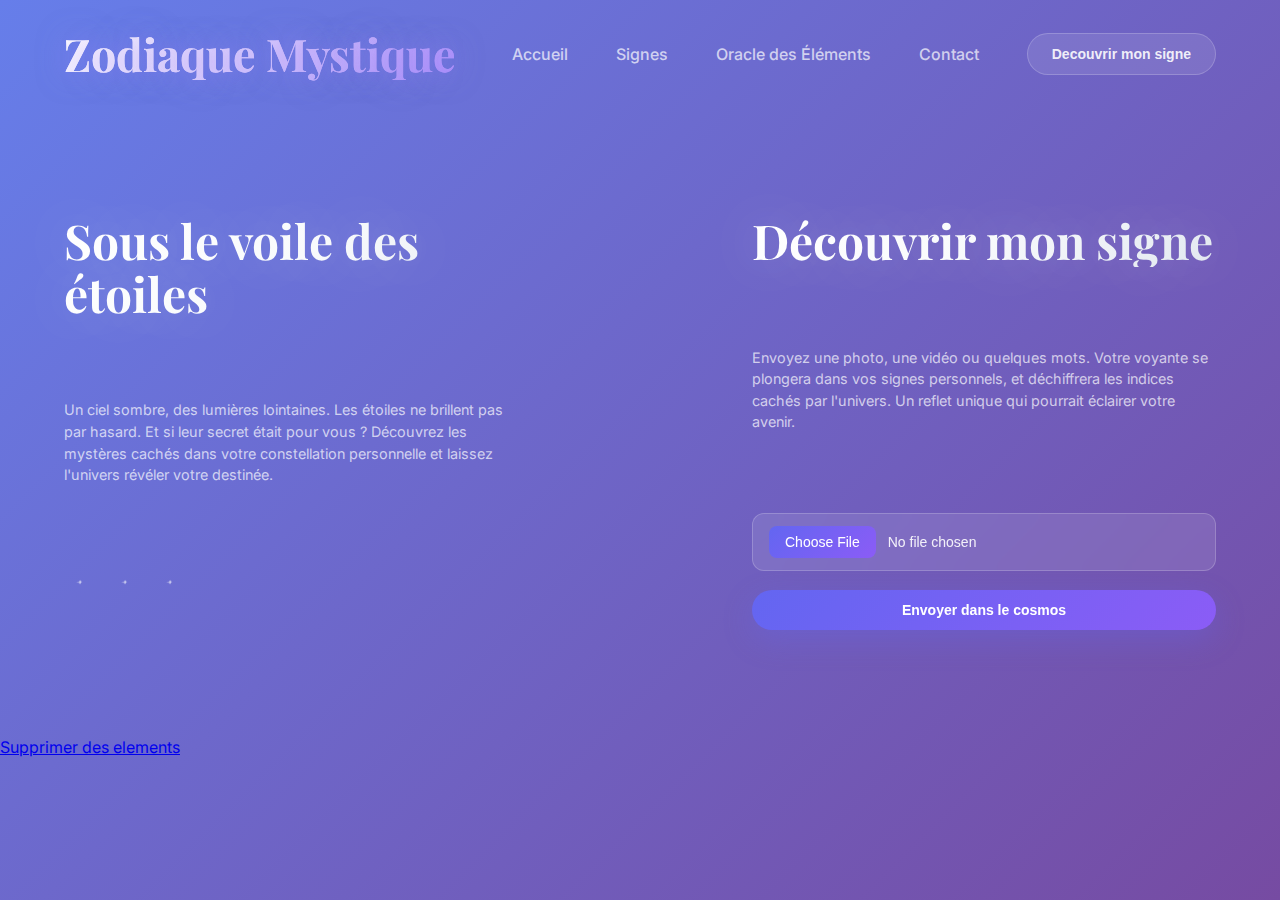
<file: webserv/www/index.html>
<!DOCTYPE html>
<html>
<head>
	<meta charset="UTF-8" />
	<link rel="stylesheet" href="style.css">
	<title>Zodiaque Mystique</title>
</head>
	<body>	
		<header>
			<nav>
				<h1><a href="index.html">Zodiaque Mystique</a></h1>
				<div class="right">
					<p><a href="index.html">Accueil</a></p>
					<p><a href="signes.html">Signes</a></p>
					<p><a href="oracle.html">Oracle des Éléments</a></p>
					<p><a href="contact.html">Contact</a></p>
					<button id="btn-decouvrir">Decouvrir mon signe</button>
				</div>
			</nav>

			<section class="presentation main-content">
				<div class="content-container">
					<div class="Sous-le-voile-des-étoiles left-content">
						<h1>Sous le voile des étoiles</h1>
						<p>
							Un ciel sombre, des lumières lointaines. Les étoiles ne brillent pas par hasard. 
							Et si leur secret était pour vous ? Découvrez les mystères cachés dans votre 
							constellation personnelle et laissez l'univers révéler votre destinée.
						</p>
						<div class="stars-container">
							<img src="star.png" alt="étoile"/>
							<img src="star.png" alt="étoile"/>
							<img src="star.png" alt="étoile"/>
						</div>
					</div>
					
					<div class="Sous-le-voile-des-étoiles right-content">
						<h1>Découvrir mon signe</h1>
						<p>
							Envoyez une photo, une vidéo ou quelques mots. Votre voyante se plongera 
							dans vos signes personnels, et déchiffrera les indices cachés par l'univers. 
							Un reflet unique qui pourrait éclairer votre avenir.
						</p>
						<form action="/upload/" method="POST" enctype="multipart/form-data" class="upload-form">
							<input type="file" name="file" class="file-input">
							<button type="submit" id="btn-decouvrir-home">Envoyer dans le cosmos</button>
						</form>
					</div>
				</div>
				<script src="static/nav.js" defer></script>
			</section>
		</header>
		<p><a href="/upload/">Supprimer des elements</a></p>
	</body>
</html>
</file>
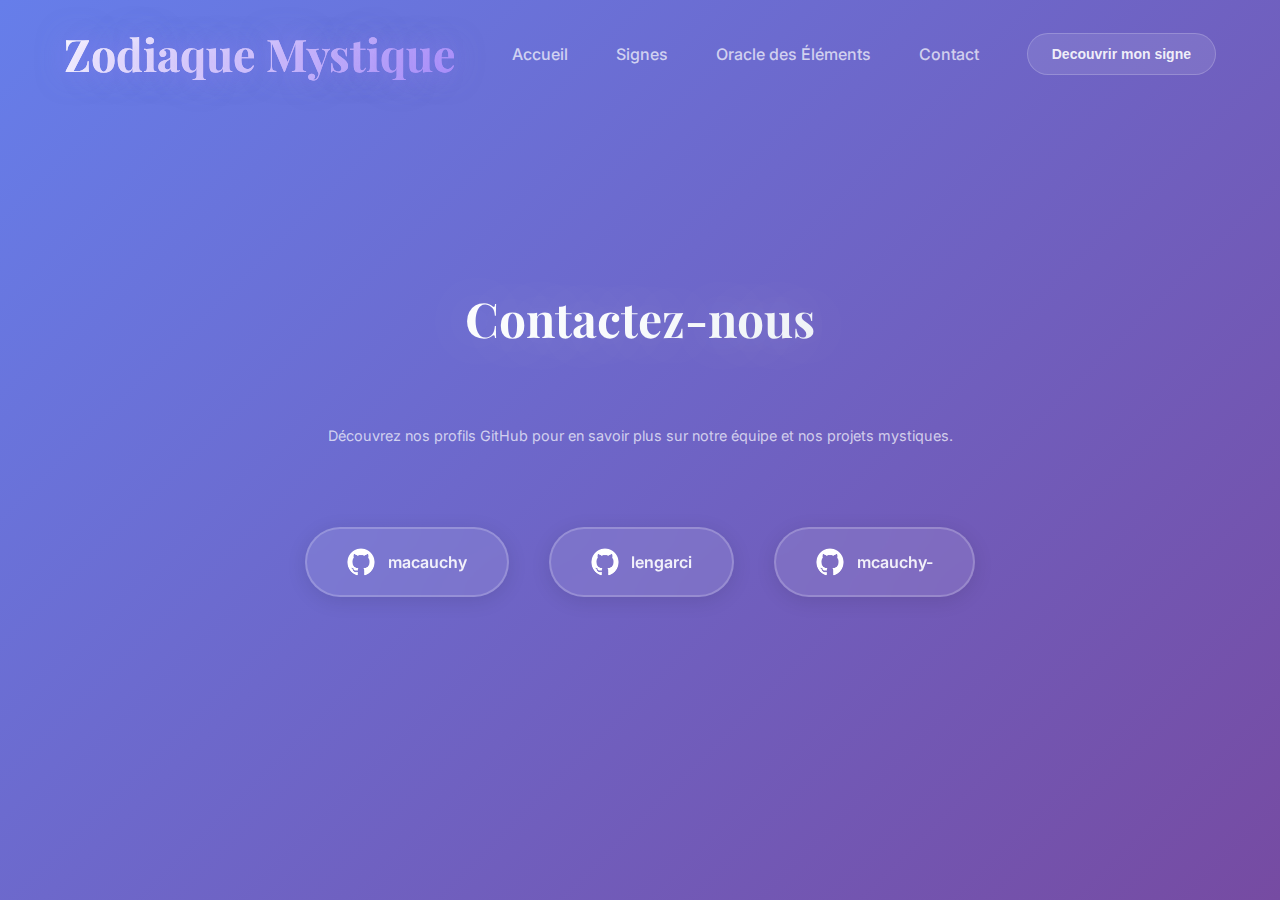
<file: webserv/www/contact.html>
<!DOCTYPE html>
<html>
<head>
    <meta charset="UTF-8" />
    <link rel="stylesheet" href="style.css">
    <title>Contact - Zodiaque Mystique</title>
</head>
<body>
    <header>
        <nav>
            <h1><a href="index.html">Zodiaque Mystique</a></h1>
            <div class="right">
                <p><a href="index.html">Accueil</a></p>
                <p><a href="signes.html">Signes</a></p>
                <p><a href="oracle.html">Oracle des Éléments</a></p>
                <p><a href="contact.html">Contact</a></p>
                <button id="btn-decouvrir">Decouvrir mon signe</button>
                <script src="static/nav.js" defer></script>
            </div>
        </nav>

        <section class="presentation contact-main-content">
            <div class="contact-container">
                <div class="Sous-le-voile-des-étoiles">
                    <h1>Contactez-nous</h1>
                    <p>
                        Découvrez nos profils GitHub pour en savoir plus sur notre équipe 
                        et nos projets mystiques.
                    </p>
                    
                    <div class="github-buttons">
                        <a href="/macauchy/" target="_blank" class="github-btn">
                            <img src="icon-github-01.png" alt="GitHub" class="github-icon">
                            <span>macauchy</span>
                        </a>
                        <a href="/lengarci/" target="_blank" class="github-btn">
                            <img src="icon-github-01.png" alt="GitHub" class="github-icon">
                            <span>lengarci</span>
                        </a>
                        <a href="/mcauchy-/" target="_blank" class="github-btn">
                            <img src="icon-github-01.png" alt="GitHub" class="github-icon">
                            <span>mcauchy-</span>
                        </a>
                    </div>
                </div>
            </div>
        </section>
    </header>

    <style>
        /* Contact page centered layout */
        .contact-main-content {
            min-height: 75vh;
            display: flex;
            align-items: center;
            justify-content: center;
            padding: 2rem 5%;
        }

        .contact-container {
            display: flex;
            justify-content: center;
            align-items: center;
            width: 100%;
            max-width: 800px;
        }

        .contact-container .Sous-le-voile-des-étoiles {
            text-align: center;
            width: 100%;
        }

        .contact-container h1 {
            font-family: 'Playfair Display', serif;
            font-size: clamp(2.5rem, 6vw, 4rem);
            font-weight: 700;
            line-height: 1.1;
            margin-bottom: 2rem;
            background: linear-gradient(135deg, #ffffff, #f8fafc, #e2e8f0);
            -webkit-background-clip: text;
            -webkit-text-fill-color: transparent;
            background-clip: text;
            text-shadow: 0 0 50px rgba(255, 255, 255, 0.3);
            text-rendering: optimizeLegibility;
            -webkit-font-smoothing: antialiased;
            -moz-osx-font-smoothing: grayscale;
        }

        .contact-container p {
            font-size: 1.2rem;
            line-height: 1.6;
            color: var(--text-muted);
            margin-bottom: 3rem;
            max-width: 600px;
            margin-left: auto;
            margin-right: auto;
        }

        .github-buttons {
            display: flex;
            justify-content: center;
            gap: 2.5rem;
            margin-top: 3rem;
            flex-wrap: wrap;
        }

        .github-btn {
            display: flex;
            align-items: center;
            gap: 0.8rem;
            padding: 1.2rem 2.5rem;
            background: var(--glass-bg);
            backdrop-filter: blur(20px);
            border: 2px solid var(--glass-border);
            border-radius: 50px;
            color: var(--text-light);
            text-decoration: none;
            transition: all 0.3s ease;
            font-weight: 600;
            font-size: 1rem;
            box-shadow: 0 4px 20px rgba(0, 0, 0, 0.1);
        }

        .github-btn:hover {
            transform: translateY(-5px);
            box-shadow: 0 15px 40px rgba(99, 102, 241, 0.4);
            border-color: rgba(255, 255, 255, 0.4);
        }

        .github-icon {
            width: 28px;
            height: 28px;
            border-radius: 50%;
            filter: brightness(0) invert(1);
        }

        /* Responsive */
        @media (max-width: 768px) {
            .contact-main-content {
                min-height: 70vh;
                padding: 1.5rem 5%;
            }

            .contact-container h1 {
                font-size: clamp(2rem, 8vw, 3rem);
                margin-bottom: 1.5rem;
            }

            .contact-container p {
                font-size: 1.1rem;
                margin-bottom: 2rem;
            }

            .github-buttons {
                flex-direction: column;
                align-items: center;
                gap: 1.5rem;
            }

            .github-btn {
                padding: 1rem 2rem;
                width: 100%;
                max-width: 280px;
                justify-content: center;
            }
        }

        @media (max-width: 480px) {
            .github-buttons {
                gap: 1rem;
            }

            .github-btn {
                padding: 0.8rem 1.5rem;
                font-size: 0.9rem;
            }

            .github-icon {
                width: 24px;
                height: 24px;
            }
        }
    </style>
</body>
</html>
</file>
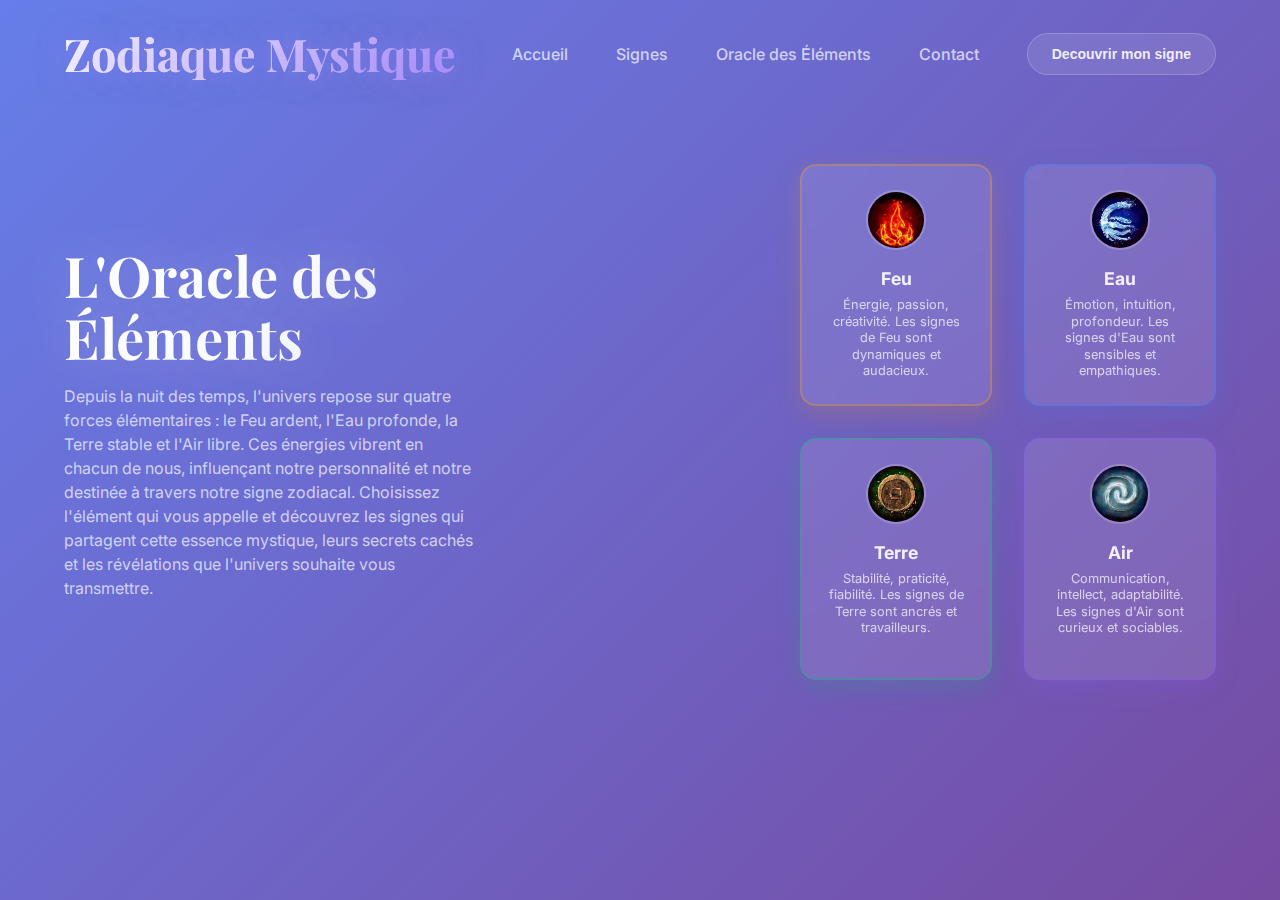
<file: webserv/www/oracle.html>
<!DOCTYPE html>
<html>
<head>
    <meta charset="UTF-8" />
    <link rel="stylesheet" href="style.css">
    <title>Oracle des Éléments - Zodiaque Mystique</title>
</head>
<body>
    <header>
        <nav>
            <h1><a href="index.html">Zodiaque Mystique</a></h1>
            <div class="right">
                <p><a href="index.html">Accueil</a></p>
                <p><a href="signes.html">Signes</a></p>
                <p><a href="oracle.html">Oracle des Éléments</a></p>
                <p><a href="contact.html">Contact</a></p>
                <button id="btn-decouvrir">Decouvrir mon signe</button>
                <script src="static/nav.js" defer></script>
            </div>
        </nav>

        <section class="presentation oracle-main-content">
            <div class="oracle-container">
                <div class="oracle-text-content">
                    <h1>L'Oracle des Éléments</h1>
                    <p>
                        Depuis la nuit des temps, l'univers repose sur quatre forces élémentaires : le Feu ardent, l'Eau profonde, la Terre stable et l'Air libre. Ces énergies vibrent en chacun de nous, influençant notre personnalité et notre destinée à travers notre signe zodiacal. Choisissez l'élément qui vous appelle et découvrez les signes qui partagent cette essence mystique, leurs secrets cachés et les révélations que l'univers souhaite vous transmettre.
                    </p>
                </div>
                
                <div class="elements-selector">
                    <!-- FEU -->
                    <form action="/" method="POST" enctype="application/x-www-form-urlencoded" class="element-card feu">
                        <input type="hidden" name="element" value="feu">
                        <button type="submit" class="element-btn">
                            <img src="fire-zodiac-signs-elements2.jpg" alt="Feu" class="element-icon">
                            <h3>Feu</h3>
                            <p>Énergie, passion, créativité. Les signes de Feu sont dynamiques et audacieux.</p>
                        </button>
                    </form>
                
                    <!-- EAU -->
                    <form action="/" method="POST" enctype="application/x-www-form-urlencoded" class="element-card eau">
                        <input type="hidden" name="element" value="eau">
                        <button type="submit" class="element-btn">
                            <img src="water-zodiac-signs-elements4.jpg" alt="Eau" class="element-icon">
                            <h3>Eau</h3>
                            <p>Émotion, intuition, profondeur. Les signes d'Eau sont sensibles et empathiques.</p>
                        </button>
                    </form>
                
                    <!-- TERRE -->
                    <form action="/" method="POST" enctype="application/x-www-form-urlencoded" class="element-card terre">
                        <input type="hidden" name="element" value="terre">
                        <button type="submit" class="element-btn">
                            <img src="earth-zodiac-signs-elements.jpg" alt="Terre" class="element-icon">
                            <h3>Terre</h3>
                            <p>Stabilité, praticité, fiabilité. Les signes de Terre sont ancrés et travailleurs.</p>
                        </button>
                    </form>
                
                    <!-- AIR -->
                    <form action="/" method="POST" enctype="application/x-www-form-urlencoded" class="element-card air">
                        <input type="hidden" name="element" value="air">
                        <button type="submit" class="element-btn">
                            <img src="air-zodiac-signs-elements3.jpg" alt="Air" class="element-icon">
                            <h3>Air</h3>
                            <p>Communication, intellect, adaptabilité. Les signes d'Air sont curieux et sociables.</p>
                        </button>
                    </form>
                </div>
            </div>
        </section>
    </header>

    <style>
        /* Global adjustments to reduce white space and make elements appear higher */
        body {
            margin: 0;
            padding: 0;
        }

        nav {
            display: flex;
            justify-content: space-between;
            align-items: center;
            /* Removing gap and margin overrides to use main CSS */
        }

        nav h1 {
            margin: 0;
            /* Removing font-size override to use main CSS */
        }

        nav .right {
            display: flex;
            align-items: center;
            /* Removing gap override to use main CSS */
        }

        /* Bigger, responsive nav button */
        nav .right button {
            padding: 0.6rem 1.2rem;
            font-size: calc(0.9rem + 0.6vw);
            border-radius: 12px;
            border: none;
            cursor: pointer;
            background: var(--accent, #6366f1);
            color: #fff;
        }

        /* Oracle layout côte à côte */
        .oracle-main-content {
            min-height: 70vh;
            display: flex;
            align-items: center;
            justify-content: center;
            margin: 0;
            padding: 1rem 5%;
        }

        .oracle-container {
            display: flex;
            width: 100%;
            max-width: 1200px;
            gap: 20rem;
            align-items: center;
            justify-content: center;
        }

        .oracle-text-content {
            flex: 1;
            max-width: 500px;
            padding-right: 0;
            padding-left: 0;
            margin-left: 0;
            text-align: left;
        }

        .oracle-text-content h1 {
            font-family: 'Playfair Display', serif;
            font-size: clamp(2.2rem, 5vw, 3.5rem);
            font-weight: 700;
            line-height: 1.1;
            margin-bottom: 1rem;
            background: linear-gradient(135deg, #ffffff, #f8fafc, #e2e8f0);
            -webkit-background-clip: text;
            -webkit-text-fill-color: transparent;
            background-clip: text;
            text-shadow: 0 0 50px rgba(255, 255, 255, 0.3);
            text-rendering: optimizeLegibility;
            -webkit-font-smoothing: antialiased;
            -moz-osx-font-smoothing: grayscale;
        }

        .oracle-text-content p {
            font-size: 1rem;
            line-height: 1.5;
            color: var(--text-muted);
            margin: 0;
        }

        /* Elements grid: 2x2 layout */
        .elements-selector {
            display: grid;
            grid-template-columns: repeat(2, 1fr);
            grid-template-rows: repeat(2, 1fr);
            gap: 2rem;
            flex: 1;
            max-width: 500px;
            margin-left: 0;
            margin-right: 0;
        }

        .element-card {
            background: var(--glass-bg);
            backdrop-filter: blur(20px);
            border: 2px solid var(--glass-border);
            border-radius: 16px;
            padding: 1.5rem;
            min-height: 180px;
            display: flex;
            flex-direction: column;
            justify-content: center;
            align-items: center;
            text-align: center;
            cursor: pointer;
            transition: transform 0.35s ease, box-shadow 0.35s ease;
            position: relative;
            overflow: hidden;
        }

        .element-card::before {
            content: '';
            position: absolute;
            top: 0;
            left: -100%;
            width: 100%;
            height: 100%;
            background: linear-gradient(90deg, transparent, rgba(255,255,255,0.08), transparent);
            transition: left 0.6s ease;
        }

        .element-card:hover::before { 
            left: 100%; 
        }

        .element-card:hover {
            transform: translateY(-6px) scale(1.03);
            box-shadow: 0 18px 36px rgba(0,0,0,0.18), 0 0 24px rgba(99,102,241,0.18);
        }

        /* Auras par élément */
        .element-card.feu   { border-color: rgba(245,158,11,.35);  box-shadow: 0 8px 24px rgba(245,158,11,.18); }
        .element-card.eau   { border-color: rgba(59,130,246,.35);  box-shadow: 0 8px 24px rgba(59,130,246,.18); }
        .element-card.terre { border-color: rgba(16,185,129,.35);  box-shadow: 0 8px 24px rgba(16,185,129,.18); }
        .element-card.air   { border-color: rgba(139,92,246,.35);  box-shadow: 0 8px 24px rgba(139,92,246,.18); }
        .element-card.feu:hover   { box-shadow: 0 18px 44px rgba(245,158,11,.35); }
        .element-card.eau:hover   { box-shadow: 0 18px 44px rgba(59,130,246,.38); }
        .element-card.terre:hover { box-shadow: 0 18px 44px rgba(16,185,129,.38); }
        .element-card.air:hover   { box-shadow: 0 18px 44px rgba(139,92,246,.38); }

        /* Icons plus petites pour le layout 2x2 */
        .element-icon {
            width: 60px;
            height: 60px;
            border-radius: 50%;
            object-fit: cover;
            margin: 0 0 0.8rem 0;
            display: block;
            animation: float 3s ease-in-out infinite;
            border: 2px solid var(--glass-border);
        }

        .element-card h3 {
            color: var(--text-light);
            margin: 0.3rem 0 0.5rem 0;
            font-size: 1.1rem;
        }

        .element-card p {
            color: var(--text-muted);
            font-size: 0.8rem;
            margin: 0;
            line-height: 1.3;
        }

        .element-details { text-align: center; padding: 1.2rem 0; }

        .signes-by-element {
            display: grid;
            grid-template-columns: repeat(auto-fit, minmax(220px, 1fr));
            gap: 1rem;
            margin-top: 1.6rem;
        }

        .signe-card {
            background: var(--glass-bg);
            backdrop-filter: blur(20px);
            border: 1px solid var(--glass-border);
            border-radius: 12px;
            padding: 1rem;
            text-align: center;
            transition: transform 0.25s ease;
        }

        .signe-card:hover { transform: translateY(-4px); }

        @keyframes float { 0%,100%{ transform: translateY(0px);} 50%{ transform: translateY(-8px);} }

        /* Responsive adjustments */
        @media (max-width: 1100px) {
            .oracle-container {
                flex-direction: column;
                gap: 3rem;
                text-align: center;
            }
            
            .oracle-text-content {
                max-width: 100%;
                padding-right: 0;
                padding-left: 0;
            }
            
            .oracle-text-content h1 {
                font-size: clamp(2.5rem, 7vw, 3.5rem);
            }
            
            .oracle-text-content p {
                font-size: 1.3rem;
            }
            
            .elements-selector { 
                grid-template-columns: repeat(2, 1fr);
                width: 100%;
                max-width: 600px;
                gap: 2rem;
                margin-left: 0;
                margin-right: 0;
            }
        }

        @media (max-width: 768px) {
            .oracle-main-content {
                padding: 1.5rem 5%;
                min-height: auto;
            }
            
            .oracle-container {
                gap: 2rem;
            }
            
            .oracle-text-content h1 {
                font-size: clamp(2rem, 8vw, 3rem);
            }
            
            .elements-selector { 
                grid-template-columns: 1fr; 
                gap: 1rem;
                max-width: 300px;
            }
            
            .element-card {
                min-height: 150px;
                padding: 1rem;
            }
            
            .element-icon {
                width: 60px;
                height: 60px;
            }
            
            nav { 
                padding: 0.6rem 1rem; 
            }
            nav .right button { 
                padding: 0.7rem 1rem; 
            }
        }
    </style>
</body>
</html>
</file>
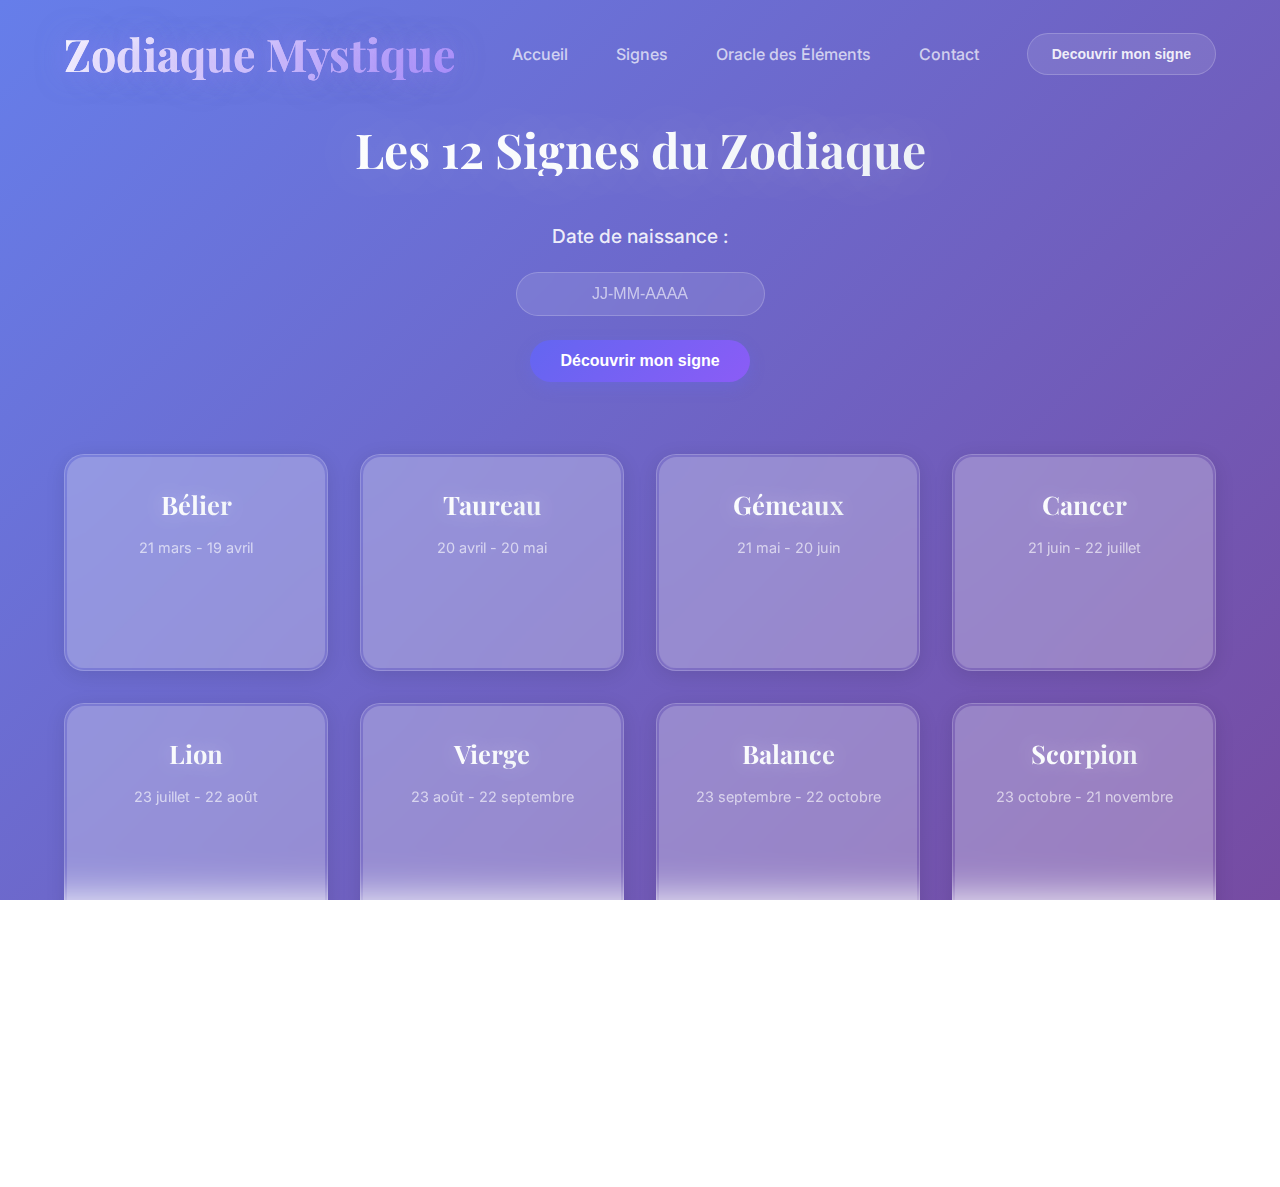
<file: webserv/www/signes.html>
<!DOCTYPE html>
<html>
<head>
	<meta charset="UTF-8" />
	<link rel="stylesheet" href="style.css">
	<title>Signes du Zodiaque - Zodiaque Mystique</title>
</head>
<body>
	<header>
		<nav>
			<h1><a href="index.html">Zodiaque Mystique</a></h1>
			<div class="right">
				<p><a href="index.html">Accueil</a></p>
				<p><a href="signes.html">Signes</a></p>
				<p><a href="oracle.html">Oracle des Éléments</a></p>
				<p><a href="contact.html">Contact</a></p>
                <button id="btn-decouvrir">Decouvrir mon signe</button>
                <script src="static/nav.js" defer></script>
			</div>
		</nav>

    <section class="presentation" style="min-height: auto; padding: 1rem 5%;">
        <div class="Sous-le-voile-des-étoiles" style="max-width: 100%; text-align: center;">
        <h1 style="font-size: clamp(2rem, 5vw, 3rem); margin-bottom: 1rem;">Les 12 Signes du Zodiaque</h1>
        
        <!-- Formulaire de découverte du signe -->
        <div class="signe-discovery" style="margin: 3rem auto; max-width: 500px;">
            <form action="/cgi-bin/php/signe.php" method="POST" style="display: flex; flex-direction: column; gap: 1.5rem; align-items: center;">
                <label for="naissance" style="font-size: 1.2rem; color: var(--text-light); font-weight: 500;">Date de naissance :</label>
                <input type="text" name="naissance" placeholder="JJ-MM-AAAA" style="padding: 12px 20px; font-size: 16px; border: 1px solid var(--glass-border); border-radius: 25px; background: var(--glass-bg); backdrop-filter: blur(10px); color: var(--text-light); text-align: center; min-width: 200px; transition: all 0.3s ease;">
                <button type="submit" style="padding: 12px 30px; font-size: 16px; font-weight: 600; background: linear-gradient(135deg, var(--primary), var(--secondary)); border: none; color: white; border-radius: 25px; cursor: pointer; transition: all 0.3s ease; box-shadow: 0 5px 15px rgba(99, 102, 241, 0.3);">Découvrir mon signe</button>
            </form>
        </div>
        <!--HERE-->
        <div class="signes-grid">
            <div class="signe">
				<h2>Bélier</h2>
				<p>21 mars - 19 avril</p>
			</div>
			<div class="signe">
				<h2>Taureau</h2>
				<p>20 avril - 20 mai</p>
			</div>
			<div class="signe">
				<h2>Gémeaux</h2>
				<p>21 mai - 20 juin</p>
			</div>
			<div class="signe">
				<h2>Cancer</h2>
				<p>21 juin - 22 juillet</p>
			</div>
			<div class="signe">
				<h2>Lion</h2>
				<p>23 juillet - 22 août</p>
			</div>
			<div class="signe">
				<h2>Vierge</h2>
				<p>23 août - 22 septembre</p>
			</div>
			<div class="signe">
				<h2>Balance</h2>
				<p>23 septembre - 22 octobre</p>
			</div>
			<div class="signe">
				<h2>Scorpion</h2>
				<p>23 octobre - 21 novembre</p>
			</div>
			<div class="signe">
				<h2>Sagittaire</h2>
				<p>22 novembre - 21 décembre</p>
			</div>
			<div class="signe">
				<h2>Capricorne</h2>
				<p>22 décembre - 19 janvier</p>
			</div>
			<div class="signe">
				<h2>Verseau</h2>
				<p>20 janvier - 18 février</p>
			</div>
			<div class="signe">
				<h2>Poisson</h2>
				<p>19 février - 20 mars</p>
			</div>
        </div>
        </div>
    </section>
</body>
</html>
</file>
<file: webserv/www/style.css>
@import url('https://fonts.googleapis.com/css2?family=Inter:wght@300;400;500;600;700&family=Playfair+Display:ital,wght@0,400;0,700;1,400&display=swap');

:root {
	--primary: #6366f1;
	--secondary: #8b5cf6;
	--accent: #f59e0b;
	--text-light: rgba(255, 255, 255, 0.9);
	--text-muted: rgba(255, 255, 255, 0.7);
	--glass-bg: rgba(255, 255, 255, 0.1);
	--glass-border: rgba(255, 255, 255, 0.2);
}

* {
	margin: 0;
	padding: 0;
	box-sizing: border-box;
}

html, body {
	height: 100%;
	margin: 0;
	font-family: 'Inter', sans-serif;
	color: var(--text-light);
	overflow-x: hidden;
	background: linear-gradient(135deg, #667eea 0%, #764ba2 100%);
	position: relative;
}

/* Background with watercolor effect */
body::before {
	content: '';
	position: fixed;
	top: 0;
	left: 0;
	width: 100%;
	height: 100%;
	background: 
		radial-gradient(circle at 20% 20%, rgba(255, 107, 107, 0.3) 0%, transparent 50%),
		radial-gradient(circle at 80% 80%, rgba(72, 187, 120, 0.3) 0%, transparent 50%),
		radial-gradient(circle at 40% 70%, rgba(66, 153, 225, 0.3) 0%, transparent 50%),
		radial-gradient(circle at 90% 10%, rgba(159, 122, 234, 0.3) 0%, transparent 50%),
		radial-gradient(circle at 10% 90%, rgba(245, 158, 11, 0.3) 0%, transparent 50%),
		linear-gradient(135deg, #667eea 0%, #764ba2 100%);
	z-index: -2;
	animation: backgroundFlow 20s ease-in-out infinite;
}

@keyframes backgroundFlow {
	0%, 100% {
		background: 
			radial-gradient(circle at 20% 20%, rgba(255, 107, 107, 0.3) 0%, transparent 50%),
			radial-gradient(circle at 80% 80%, rgba(72, 187, 120, 0.3) 0%, transparent 50%),
			radial-gradient(circle at 40% 70%, rgba(66, 153, 225, 0.3) 0%, transparent 50%),
			radial-gradient(circle at 90% 10%, rgba(159, 122, 234, 0.3) 0%, transparent 50%),
			radial-gradient(circle at 10% 90%, rgba(245, 158, 11, 0.3) 0%, transparent 50%),
			linear-gradient(135deg, #667eea 0%, #764ba2 100%);
	}
	25% {
		background: 
			radial-gradient(circle at 30% 30%, rgba(255, 107, 107, 0.4) 0%, transparent 60%),
			radial-gradient(circle at 70% 70%, rgba(72, 187, 120, 0.4) 0%, transparent 60%),
			radial-gradient(circle at 50% 60%, rgba(66, 153, 225, 0.4) 0%, transparent 60%),
			radial-gradient(circle at 80% 20%, rgba(159, 122, 234, 0.4) 0%, transparent 60%),
			radial-gradient(circle at 20% 80%, rgba(245, 158, 11, 0.4) 0%, transparent 60%),
			linear-gradient(135deg, #667eea 0%, #764ba2 100%);
	}
	50% {
		background: 
			radial-gradient(circle at 40% 40%, rgba(255, 107, 107, 0.3) 0%, transparent 50%),
			radial-gradient(circle at 60% 60%, rgba(72, 187, 120, 0.3) 0%, transparent 50%),
			radial-gradient(circle at 60% 50%, rgba(66, 153, 225, 0.3) 0%, transparent 50%),
			radial-gradient(circle at 70% 30%, rgba(159, 122, 234, 0.3) 0%, transparent 50%),
			radial-gradient(circle at 30% 70%, rgba(245, 158, 11, 0.3) 0%, transparent 50%),
			linear-gradient(135deg, #667eea 0%, #764ba2 100%);
	}
	75% {
		background: 
			radial-gradient(circle at 25% 25%, rgba(255, 107, 107, 0.4) 0%, transparent 60%),
			radial-gradient(circle at 75% 75%, rgba(72, 187, 120, 0.4) 0%, transparent 60%),
			radial-gradient(circle at 45% 65%, rgba(66, 153, 225, 0.4) 0%, transparent 60%),
			radial-gradient(circle at 85% 15%, rgba(159, 122, 234, 0.4) 0%, transparent 60%),
			radial-gradient(circle at 15% 85%, rgba(245, 158, 11, 0.4) 0%, transparent 60%),
			linear-gradient(135deg, #667eea 0%, #764ba2 100%);
	}
}

/* Glass morphism effects */
.glass-card {
	background: var(--glass-bg);
	backdrop-filter: blur(20px);
	-webkit-backdrop-filter: blur(20px);
	border: 1px solid var(--glass-border);
	border-radius: 20px;
	box-shadow: 
		0 8px 32px rgba(0, 0, 0, 0.1),
		inset 0 1px 0 rgba(255, 255, 255, 0.2);
}

/* Navigation */
header nav {
	padding: 1.5rem 5%;
	display: flex;
	justify-content: space-between;
	align-items: center;
	position: relative;
	z-index: 100;
}

header nav h1 {
	font-family: 'Playfair Display', serif;
	font-size: 2.8rem;
	font-weight: 700;
	background: linear-gradient(135deg, #ffffff, #a78bfa);
	-webkit-background-clip: text;
	-webkit-text-fill-color: transparent;
	background-clip: text;
	text-shadow: 0 0 30px rgba(167, 139, 250, 0.5);
	text-rendering: optimizeLegibility;
	-webkit-font-smoothing: antialiased;
	-moz-osx-font-smoothing: grayscale;
}

header nav h1 a {
	color: inherit;
	text-decoration: none;
	background: linear-gradient(135deg, #ffffff, #a78bfa);
	-webkit-background-clip: text;
	-webkit-text-fill-color: transparent;
	background-clip: text;
	transition: all 0.3s ease;
}

header nav h1 a:hover {
	background: linear-gradient(135deg, #ffffff, #c084fc);
	-webkit-background-clip: text;
	-webkit-text-fill-color: transparent;
	background-clip: text;
	text-shadow: 0 0 40px rgba(167, 139, 250, 0.8);
	transform: scale(1.02);
}

header nav .right {
	display: flex;
	align-items: center;
	gap: 3rem;
}

header nav .right p {
	font-weight: 500;
	font-size: 1rem;
	color: var(--text-muted);
	cursor: pointer;
	transition: all 0.3s ease;
	position: relative;
	text-rendering: optimizeLegibility;
	-webkit-font-smoothing: antialiased;
	-moz-osx-font-smoothing: grayscale;
}

header nav .right p a {
    color: var(--text-muted);
    text-decoration: none;
    font-weight: 500;
    font-size: 1rem;
    transition: all 0.3s ease;
    position: relative;
    text-rendering: optimizeLegibility;
    -webkit-font-smoothing: antialiased;
    -moz-osx-font-smoothing: grayscale;
}

header nav .right p a::after {
    content: '';
    position: absolute;
    bottom: -5px;
    left: 0;
    width: 0;
    height: 2px;
    background: linear-gradient(90deg, var(--primary), var(--secondary));
    transition: width 0.3s ease;
}

header nav .right p a:hover {
    color: var(--text-light);
    transform: translateY(-2px);
}

header nav .right p a:hover::after {
    width: 100%;
}

header nav .right button {
	padding: 12px 24px;
	font-size: 14px;
	font-weight: 600;
	background: var(--glass-bg);
	border: 1px solid var(--glass-border);
	color: var(--text-light);
	border-radius: 50px;
	cursor: pointer;
	transition: all 0.3s ease;
	position: relative;
	overflow: hidden;
}

header nav .right button::before {
	content: '';
	position: absolute;
	top: 0;
	left: -100%;
	width: 100%;
	height: 100%;
	background: linear-gradient(90deg, transparent, rgba(255, 255, 255, 0.2), transparent);
	transition: left 0.5s ease;
}

header nav .right button:hover::before {
	left: 100%;
}

header nav .right button:hover {
	background: rgba(255, 255, 255, 0.15);
	transform: translateY(-2px);
	box-shadow: 0 10px 25px rgba(0, 0, 0, 0.2);
}

/* Main content */
.presentation {
	padding: 0.5rem 5%;
	display: flex;
	align-items: center;
	min-height: 70vh;
	position: relative;
}

/* New layout for main content */
.main-content {
	min-height: 70vh;
	display: flex;
	align-items: center;
	justify-content: center;
}

.content-container {
	display: flex;
	width: 100%;
	max-width: 1400px;
	gap: 8rem;
	align-items: flex-start;
}

.left-content, .right-content {
	flex: 1;
	max-width: 600px;
}

.left-content {
	padding-right: 3rem;
}

.right-content {
	padding-left: 3rem;
}

.presentation .Sous-le-voile-des-étoiles {
	flex: 1;
	max-width: 800px;
	z-index: 10;
}

.presentation .Sous-le-voile-des-étoiles h1 {
	font-family: 'Playfair Display', serif;
	font-size: clamp(1.8rem, 4.5vw, 3rem);
	font-weight: 700;
	line-height: 1.1;
	margin-bottom: 5rem;
	background: linear-gradient(135deg, #ffffff, #f8fafc, #e2e8f0);
	-webkit-background-clip: text;
	-webkit-text-fill-color: transparent;
	background-clip: text;
	text-shadow: 0 0 50px rgba(255, 255, 255, 0.3);
}

.presentation .Sous-le-voile-des-étoiles p {
	font-size: 0.9rem;
	line-height: 1.5;
	color: var(--text-muted);
	margin-bottom: 5rem;
	max-width: 100%;
}

/* Animations pour les boutons "Découvrir mon signe" */
.presentation .Sous-le-voile-des-étoiles button {
    padding: 12px 24px;
    font-size: 14px;
    font-weight: 600;
    background: linear-gradient(135deg, var(--primary), var(--secondary));
    border: none;
    color: white;
    border-radius: 50px;
    cursor: pointer;
    transition: all 0.3s ease;
    position: relative;
    overflow: hidden;
    box-shadow: 0 10px 30px rgba(99, 102, 241, 0.3);
    animation: pulse-glow 3s ease-in-out infinite;
}

.presentation .Sous-le-voile-des-étoiles button::before {
	content: '';
	position: absolute;
	top: 0;
	left: -100%;
	width: 100%;
	height: 100%;
	background: linear-gradient(90deg, transparent, rgba(255, 255, 255, 0.3), transparent);
	transition: left 0.5s ease;
}

.presentation .Sous-le-voile-des-étoiles button:hover::before {
	left: 100%;
}

.presentation .Sous-le-voile-des-étoiles button:hover {
	transform: translateY(-3px) scale(1.05);
    box-shadow: 0 15px 40px rgba(99, 102, 241, 0.4), 0 0 30px rgba(255, 255, 255, 0.3);
    animation: none; /* Arrête l'animation au hover */
}

/* Stars container */
.stars-container {
	display: flex;
	gap: 0.8rem;
	margin-top: 5rem;
	justify-content: flex-start;
}

/* Upload form styling */
.upload-form {
	display: flex;
	flex-direction: column;
	gap: 1.2rem;
	margin-top: 5rem;
}

.file-input {
	padding: 12px 16px;
	background: var(--glass-bg);
	backdrop-filter: blur(10px);
	border: 1px solid var(--glass-border);
	border-radius: 12px;
	color: var(--text-light);
	font-size: 14px;
	transition: all 0.3s ease;
}

.file-input:focus {
	outline: none;
	border-color: var(--primary);
	box-shadow: 0 0 20px rgba(99, 102, 241, 0.3);
}

.file-input::file-selector-button {
	background: linear-gradient(135deg, var(--primary), var(--secondary));
	border: none;
	color: white;
	padding: 8px 16px;
	border-radius: 8px;
	margin-right: 12px;
	cursor: pointer;
	font-weight: 500;
	transition: all 0.3s ease;
}

.file-input::file-selector-button:hover {
	transform: translateY(-2px);
	box-shadow: 0 5px 15px rgba(99, 102, 241, 0.4);
}

.stars-container img {
	width: 32px;
	height: 32px;
	filter: brightness(0) invert(1);
	opacity: 0.7;
	transition: all 0.3s ease;
	animation: twinkle 2s ease-in-out infinite alternate;
}

.stars-container img:hover {
	opacity: 1;
	transform: scale(1.2);
}

.stars-container img:nth-child(2) {
	animation-delay: 0.5s;
}

.stars-container img:nth-child(3) {
	animation-delay: 1s;
}

@keyframes twinkle {
	0% { opacity: 0.7; transform: scale(1); }
	100% { opacity: 1; transform: scale(1.1); }
}

/* Aside */
.aside {
	flex: 0 0 400px;
	display: flex;
	justify-content: center;
	align-items: center;
	position: relative;
}

.aside img {
	width: 200px;
	height: 200px;
	filter: brightness(0) invert(1);
	opacity: 0.3;
	animation: float 6s ease-in-out infinite;
}

@keyframes float {
	0%, 100% { transform: translateY(0px) rotate(0deg); }
	50% { transform: translateY(-20px) rotate(180deg); }
}

/* Liquid glass upload button */
.liquid-glass {
    position: relative;
    width: 12rem;
    height: 12rem;
    border-radius: 50%;
    background: var(--glass-bg);
    backdrop-filter: blur(20px);
    -webkit-backdrop-filter: blur(20px);
    border: 2px solid var(--glass-border);
    box-shadow: 
        0 8px 32px rgba(0, 0, 0, 0.1),
        inset 0 1px 0 rgba(255, 255, 255, 0.2),
        0 0 50px rgba(99, 102, 241, 0.3);
    display: flex;
    align-items: center;
    justify-content: center;
    cursor: pointer;
    outline: 0;
    transition: all 0.4s cubic-bezier(0.4, 0, 0.2, 1);
    overflow: hidden;
    margin: 0 auto;
    animation: twinkle-glass 4s ease-in-out infinite;
}

.liquid-glass::before {
	content: '';
	position: absolute;
	top: 0;
	left: 0;
	right: 0;
	bottom: 0;
	border-radius: 50%;
	background: linear-gradient(135deg, 
		rgba(255, 255, 255, 0.1) 0%,
		rgba(255, 255, 255, 0.05) 50%,
		rgba(255, 255, 255, 0.1) 100%);
	animation: liquidFlow 8s ease-in-out infinite;
}

.liquid-glass:hover {
    transform: scale(1.1);
    box-shadow: 
        0 20px 60px rgba(0, 0, 0, 0.2),
        inset 0 1px 0 rgba(255, 255, 255, 0.3),
        0 0 100px rgba(99, 102, 241, 0.8);
    border-color: rgba(255, 255, 255, 0.4);
    animation: none; /* Arrête l'animation au hover */
}

.liquid-glass .plus-icon {
	font-size: 3rem;
	font-weight: 300;
	color: var(--text-light);
	z-index: 1;
	transition: all 0.4s ease;
	text-shadow: 0 0 20px rgba(255, 255, 255, 0.5);
	animation: twinkle-icon 2.5s ease-in-out infinite;
}

.liquid-glass:hover .plus-icon {
	transform: rotate(180deg);
	text-shadow: 0 0 40px rgba(255, 255, 255, 1);
	animation: none; /* Arrête l'animation au hover */
}

.element-card {
	background: var(--glass-bg);
	backdrop-filter: blur(20px);
	border: 2px solid var(--glass-border);
	border-radius: 16px;
	padding: calc(1.2rem + 1.2vw);
	min-height: calc(8vh + 120px);
	display: block;
  }
  .element-btn {
	all: unset;                /* retire le style natif du bouton */
	display: flex;
	flex-direction: column;
	align-items: center;
	text-align: center;
	cursor: pointer;
	width: 100%;
	height: 100%;
  }
  .element-card:hover .element-btn {
	transform: translateY(-6px) scale(1.03);
	transition: transform .35s ease;
  }

@keyframes liquidFlow {
	0%, 100% {
		background: linear-gradient(135deg, 
			rgba(255, 255, 255, 0.1) 0%,
			rgba(255, 255, 255, 0.05) 50%,
			rgba(255, 255, 255, 0.1) 100%);
		transform: rotate(0deg);
	}
	50% {
		background: linear-gradient(135deg, 
			rgba(99, 102, 241, 0.2) 0%,
			rgba(139, 92, 246, 0.1) 50%,
			rgba(99, 102, 241, 0.2) 100%);
		transform: rotate(180deg);
	}
}

/* Keyframes pour les animations */
@keyframes pulse-glow {
    0%, 100% { 
        box-shadow: 0 10px 30px rgba(99, 102, 241, 0.3);
        transform: scale(1);
    }
    50% { 
        box-shadow: 0 10px 40px rgba(99, 102, 241, 0.6), 0 0 25px rgba(255, 255, 255, 0.4);
        transform: scale(1.02);
    }
}

@keyframes twinkle-glass {
    0%, 100% { 
        box-shadow: 
            0 8px 32px rgba(0, 0, 0, 0.1),
            inset 0 1px 0 rgba(255, 255, 255, 0.2),
            0 0 50px rgba(99, 102, 241, 0.3);
    }
    50% { 
        box-shadow: 
            0 8px 32px rgba(0, 0, 0, 0.1),
            inset 0 1px 0 rgba(255, 255, 255, 0.4),
            0 0 80px rgba(99, 102, 241, 0.6),
            0 0 20px rgba(255, 255, 255, 0.3);
    }
}

/* Animation du signe + */
.liquid-glass .plus-icon {
    font-size: 3rem;
    font-weight: 300;
    color: var(--text-light);
    z-index: 1;
    transition: all 0.4s ease;
    text-shadow: 0 0 20px rgba(255, 255, 255, 0.5);
    animation: twinkle-icon 2.5s ease-in-out infinite;
}

@keyframes twinkle-icon {
    0%, 100% { 
        opacity: 0.8;
        text-shadow: 0 0 20px rgba(255, 255, 255, 0.5);
    }
    50% { 
        opacity: 1;
        text-shadow: 0 0 30px rgba(255, 255, 255, 0.8), 0 0 10px rgba(174, 144, 255, 0.6);
    }
}

/* Styles pour la page Signes du Zodiaque */
.signes-grid {
	display: grid;
	grid-template-columns: repeat(4, 1fr);
	gap: 2rem;
	margin-top: 4.5rem;
	max-width: 1200px;
	margin-left: auto;
	margin-right: auto;
}

.signe {
	background: var(--glass-bg);
	backdrop-filter: blur(20px);
	-webkit-backdrop-filter: blur(20px);
	border: 1px solid var(--glass-border);
	border-radius: 20px;
	padding: 2rem 1.5rem;
	text-align: center;
	transition: all 0.4s ease;
	position: relative;
	overflow: hidden;
	box-shadow: 0 4px 20px rgba(0, 0, 0, 0.1);
}

.signe::before {
	content: '';
	position: absolute;
	top: -50%;
	left: -50%;
	width: 200%;
	height: 200%;
	background: conic-gradient(
		from 0deg,
		transparent,
		rgba(99, 102, 241, 0.1),
		transparent,
		rgba(139, 92, 246, 0.1),
		transparent
	);
	opacity: 0;
	transition: all 0.6s ease;
	animation: rotate 8s linear infinite;
}

.signe::after {
	content: '';
	position: absolute;
	top: 2px;
	left: 2px;
	right: 2px;
	bottom: 2px;
	background: var(--glass-bg);
	backdrop-filter: blur(20px);
	border-radius: 18px;
	z-index: -1;
}

.signe:hover::before {
	opacity: 1;
}

.signe:hover {
	transform: translateY(-8px);
	box-shadow: 
		0 20px 40px rgba(0, 0, 0, 0.15),
		0 0 30px rgba(99, 102, 241, 0.3);
	border-color: rgba(255, 255, 255, 0.4);
}

@keyframes rotate {
	0% { transform: rotate(0deg); }
	100% { transform: rotate(360deg); }
}

.signe h2 {
	font-family: 'Playfair Display', serif;
	font-size: 1.6rem;
	font-weight: 700;
	margin-bottom: 1rem;
	background: linear-gradient(135deg, #ffffff, #f8fafc, #e2e8f0);
	-webkit-background-clip: text;
	-webkit-text-fill-color: transparent;
	background-clip: text;
	text-shadow: 0 0 20px rgba(255, 255, 255, 0.3);
	position: relative;
	z-index: 1;
}

.signe p {
	color: var(--text-muted);
	font-size: 1rem;
	font-weight: 400;
	margin: 0;
	opacity: 0.9;
	line-height: 1.4;
	position: relative;
	z-index: 1;
}

/* Responsive design */
@media screen and (max-width: 768px) {
	header nav {
		flex-direction: column;
		gap: 1.5rem;
		padding: 2rem 5%;
	}
	
	header nav h1 {
		font-size: 2.5rem;
	}
	
	header nav .right {
		gap: 1.5rem;
	}
	
	header nav .right p {
		display: none;
	}
	
	header nav .right button {
		padding: 14px 28px;
		font-size: 15px;
	}
	
	.presentation {
		padding: 1.5rem 5%;
		min-height: auto;
	}
	
	.main-content {
		min-height: auto;
	}
	
	.content-container {
		flex-direction: column;
		gap: 3rem;
		align-items: center;
		text-align: center;
	}
	
	.left-content, .right-content {
		padding: 0;
		max-width: 100%;
	}
	
	.presentation .Sous-le-voile-des-étoiles h1 {
		font-size: clamp(2rem, 8vw, 3.5rem);
	}
	
	.aside {
		flex: none;
		margin-top: 2rem;
	}
	
	.liquid-glass {
		width: 10rem;
		height: 10rem;
	}
	
	.liquid-glass .plus-icon {
		font-size: 2.5rem;
	}
	
	.stars-container {
		justify-content: center;
	}
	
	/* Responsive pour la grille des signes */
	.signes-grid {
		grid-template-columns: repeat(2, 1fr);
		gap: 1.5rem;
		margin-top: 3rem;
	}
	
	.signe {
		padding: 1.2rem;
	}
	
	.signe h2 {
		font-size: 1.3rem;
	}
	
	.signe p {
		font-size: 0.9rem;
	}
}

@media screen and (max-width: 480px) {
	.signes-grid {
		grid-template-columns: 1fr;
		gap: 1rem;
	}
	
	.signe {
		padding: 1rem;
	}
}

/* Themed text selection */
::selection { background: rgba(139, 92, 246, 0.35); color: #fff; }

/* Styles pour le formulaire de découverte du signe */
.signe-discovery form input:focus {
	outline: none;
	border-color: var(--primary);
	box-shadow: 0 0 20px rgba(99, 102, 241, 0.4);
	transform: scale(1.02);
}

.signe-discovery form input::placeholder {
	color: rgba(255, 255, 255, 0.6);
}

.signe-discovery form button:hover {
	transform: translateY(-2px) scale(1.05);
	box-shadow: 0 10px 25px rgba(99, 102, 241, 0.5);
}
</file>
